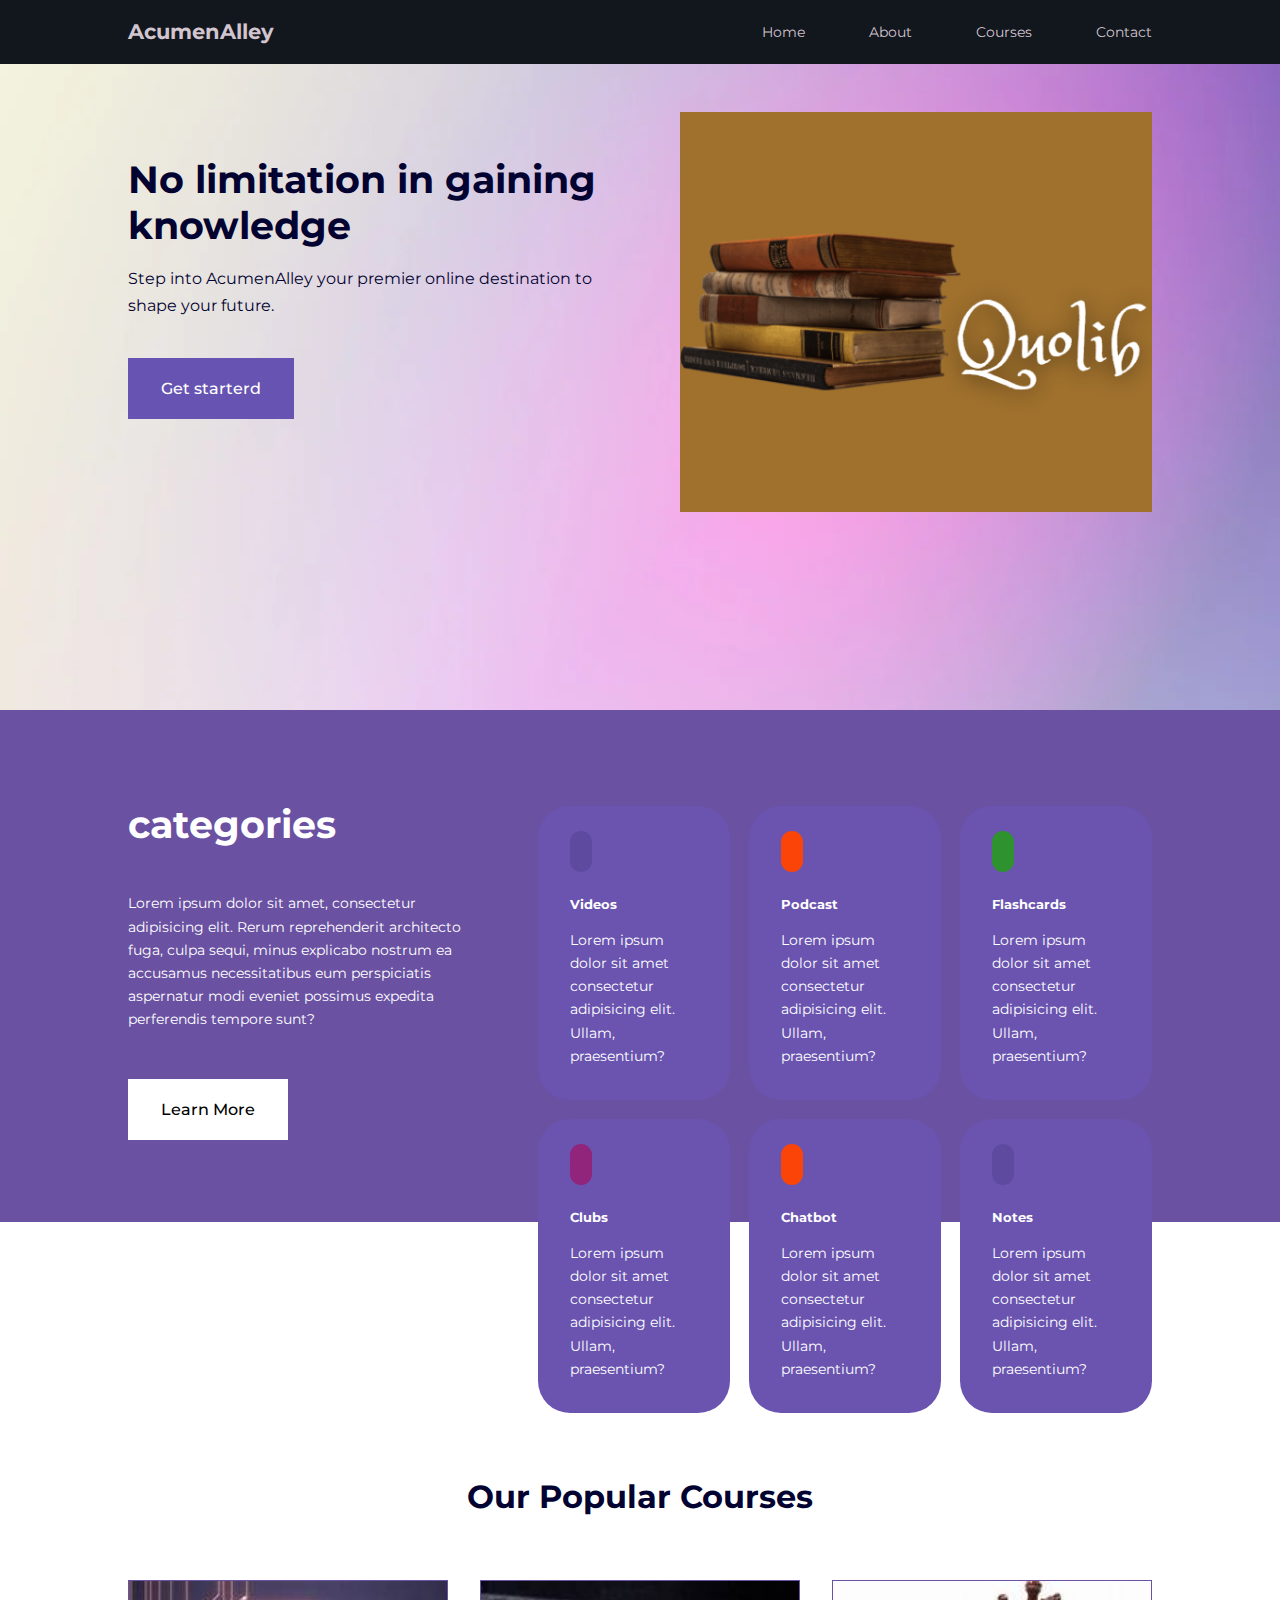
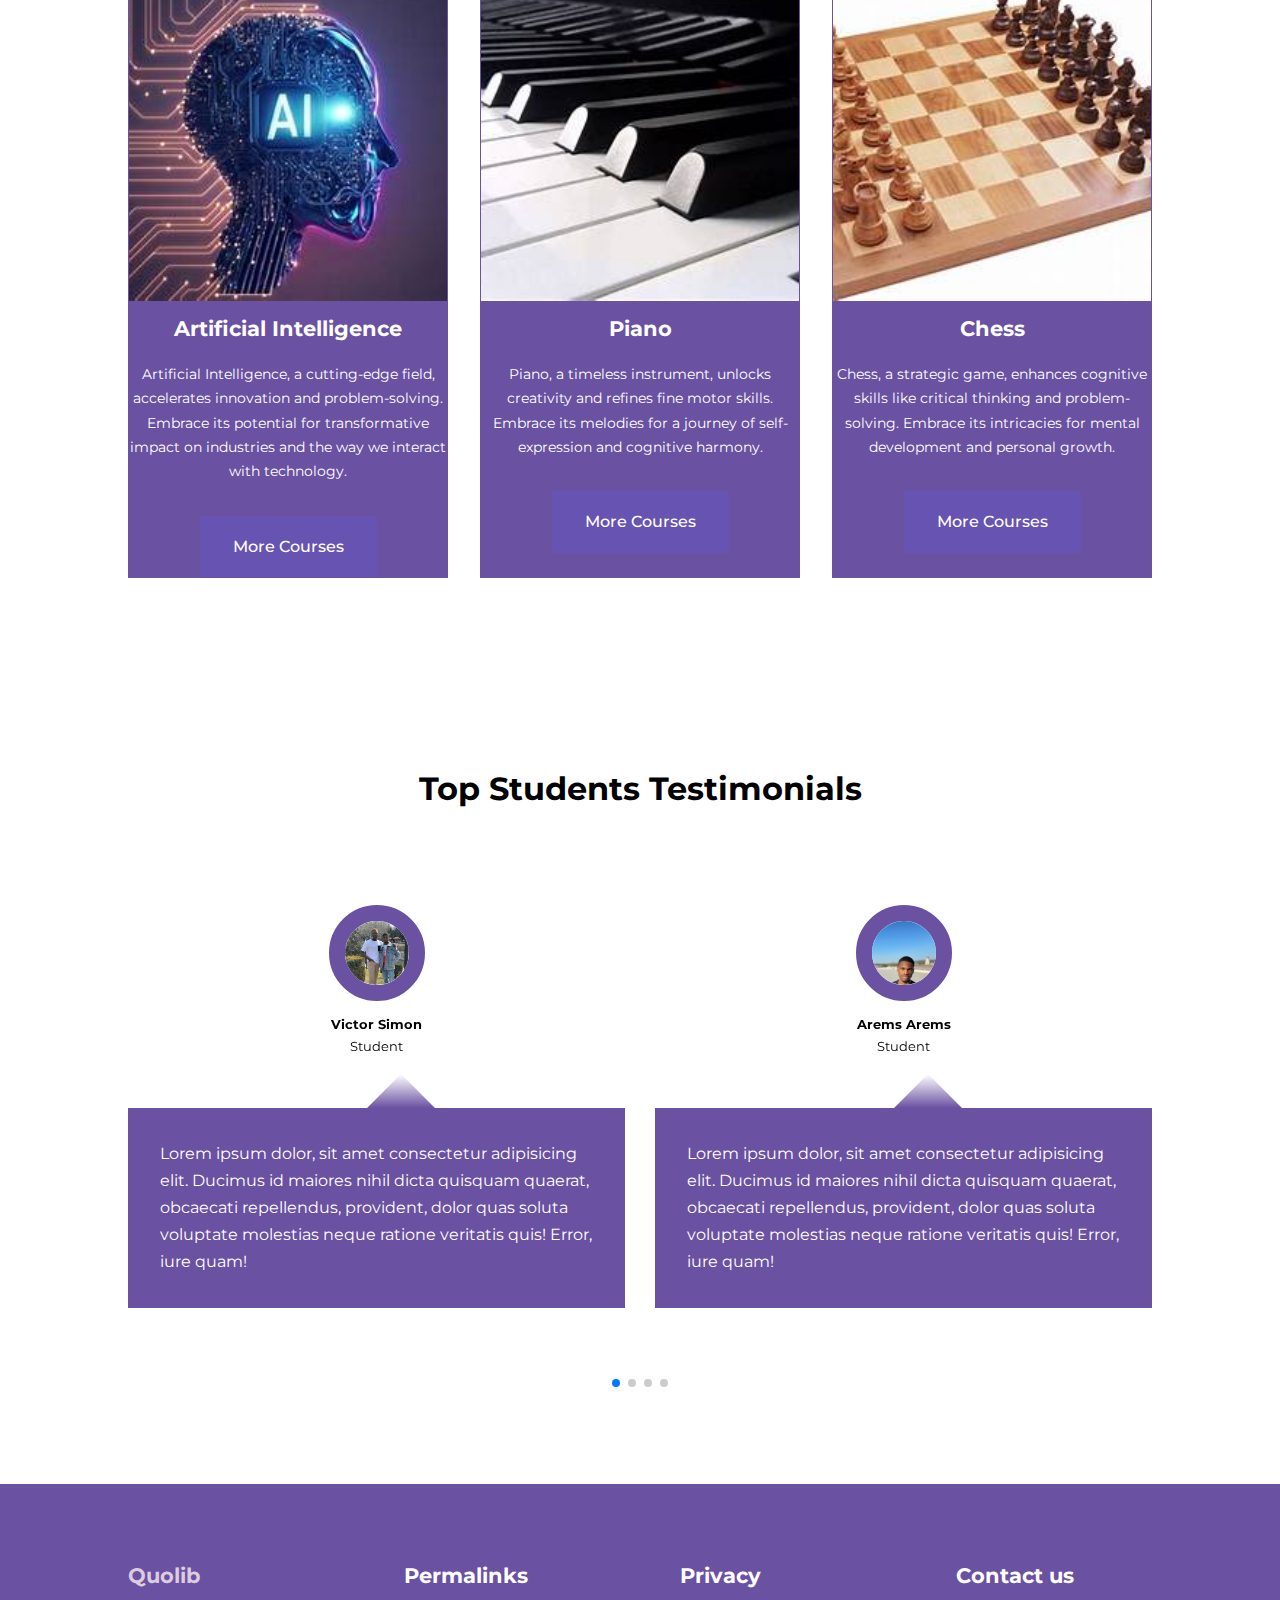
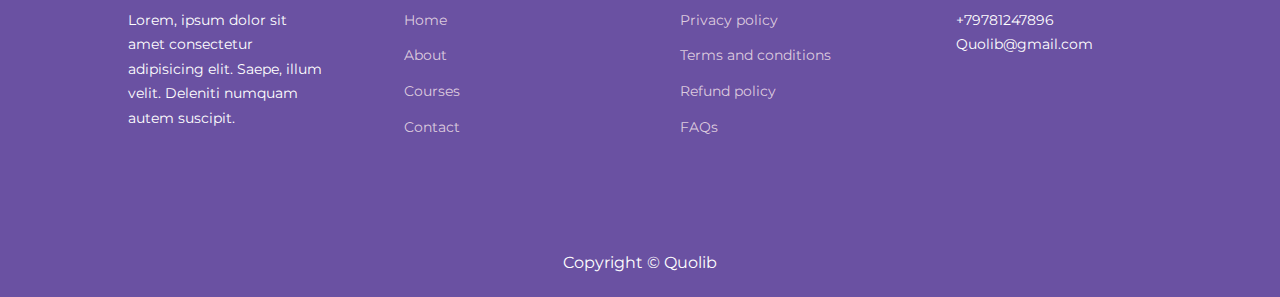
<file: index.html>
<!DOCTYPE html>
<html lang="en">

<head>
    <meta charset="UTF-8">
    <meta name="viewport" content="width=device-width, initial-scale=1.0">
    <title>Quolib</title>
    <!--STYLESHEET-->
    <link rel="stylesheet" href="./css/style.css">
    <!--ICONSCOUT CDN-->
    <link rel="stylesheet" href="https://unicons.iconscout.com/release/v4.0.8/css/line.css">

    <!--GOOGLE FONTS (MONTSERRAT)-->
    <link rel="preconnect" href="https://fonts.googleapis.com">
    <link rel="preconnect" href="https://fonts.gstatic.com" crossorigin>
    <link
        href="https://fonts.googleapis.com/css2?family=Merienda:wght@600&family=Montserrat:wght@300;400;500;600;700;800;900&family=Sacramento&display=swap"
        rel="stylesheet">

    <!--SWIPER JS CSS CDN -->
    <link rel="stylesheet" href="https://cdn.jsdelivr.net/npm/swiper@10/swiper-bundle.min.css" />
</head>

<body>
    <!-- ========== NAVBAR SECTION ==========-->
    <nav>
        <div class="container nav__container">
            <a href="index.html">
                <h4>AcumenAlley</h4>
            </a>
            <ul class="nav__menu">
                <li><a href="index.html">Home</a></li>
                <li><a href="about.html">About</a></li>
                <li><a href="courses.html">Courses</a></li>
                <li><a href="contact.html">Contact</a></li>
               

            </ul>

            
            <button id="open-menu-btn"><i class="uil uil-bars"></i></button>
            <button id="close-menu-btn"><i class="uil uil-multiply"></i></button>

        </div>
    </nav>


    <!--======== BEGINNING OF HEADER-->
    <header>
        <div class="container header__container">
            <div class="header__left">
                <h1>No limitation in gaining knowledge</h1>
                <p>Step into AcumenAlley your premier online destination to shape your future.</p>
                <a href="courses.html" class="btn btn-primary">Get starterd</a>
            </div>
            <div class="header__right">
                <div class="header__right">
                    <img src="./images/Quolib Logo.png" alt="">
                </div>

            </div>
        </div>
    </header>
    <!-------------------END OF HEADER--------------------->



    <!------------BEGINNING OF THE CATEGORIES SECTION--------->
    <section class="categories">
        <div class="container categories__container">
            <div class="categories__left">
                <h1>categories</h1>
                <p>Lorem ipsum dolor sit amet, consectetur adipisicing elit. Rerum reprehenderit architecto fuga, culpa
                    sequi, minus explicabo nostrum ea accusamus necessitatibus eum perspiciatis aspernatur modi eveniet
                    possimus expedita perferendis tempore sunt?</p>
                <a href="#" class="btn btn-secondary">Learn More</a>
            </div>
            <div class="categories__right">
                <article class="category">
                    <span class="category__icon"><i class="uil uil-video"></i></span>
                    <h5>Videos</h5>
                    <p>Lorem ipsum dolor sit amet consectetur adipisicing elit. Ullam, praesentium?</p>
                </article>

                <article class="category">
                    <span class="category__icon"><i class="uil uil-microphone"></i></span>
                    <h5>Podcast</h5>
                    <p>Lorem ipsum dolor sit amet consectetur adipisicing elit. Ullam, praesentium?</p>
                </article>

                <article class="category">
                    <span class="category__icon"><i class="uil uil-swatchbook"></i></span>
                    <h5>Flashcards</h5>
                    <p>Lorem ipsum dolor sit amet consectetur adipisicing elit. Ullam, praesentium?</p>
                </article>

                <article class="category">
                    <span class="category__icon"><i class="uil uil-chat"></i></i></span>
                    <h5>Clubs</h5>
                    <p>Lorem ipsum dolor sit amet consectetur adipisicing elit. Ullam, praesentium?</p>
                </article>

                <article class="category">
                    <span class="category__icon"><i class="uil uil-robot"></i></span>
                    <h5>Chatbot</h5>
                    <p>Lorem ipsum dolor sit amet consectetur adipisicing elit. Ullam, praesentium?</p>
                </article>

                <article class="category">
                    <span class="category__icon"><i class="uil uil-notes"></i></span>
                    <h5>Notes</h5>
                    <p>Lorem ipsum dolor sit amet consectetur adipisicing elit. Ullam, praesentium?</p>
                </article>
            </div>
        </div>
    </section>


    <!--======= COURSES SECTION =========-->
    <section class="courses">
        <h2>Our Popular Courses</h2>
        <div class="container courses__container">
            <article class="course">
                <div class="courses__image">
                    <img src="./images/artificialIntelligence.jpg" alt="Artificial Intelligence">
                </div>
                <div class="course__info">
                    <h4>Artificial Intelligence</h4>
                    <p>
                        Artificial Intelligence, a cutting-edge field, accelerates innovation and problem-solving.
                         Embrace its potential for transformative impact on industries and the way we interact with technology.
                    </p>
                </div>
                <a href="courses.html" class="btn btn-primary">More Courses</a>
            </article>

            <article class="course">
                <div class="courses__image">
                    <img src="./images/piano.jpg" alt="Piano">
                </div>
                <div class="course__info">
                    <h4>Piano</h4>
                    <p>
                        Piano, a timeless instrument, unlocks creativity and refines fine motor skills. 
                        Embrace its melodies for a journey of self-expression and cognitive harmony.
                    </p>
                </div>
                <a href="courses.html" class="btn btn-primary">More Courses</a>
            </article>

            <article class="course">
                <div class="courses__image">
                    <img src="./images/chess.jpg" alt="Chess">
                </div>
                <div class="course__info">
                    <h4>Chess</h4>
                    <p>
                        Chess, a strategic game, enhances cognitive skills like critical thinking and problem-solving.
                         Embrace its intricacies for mental development and personal growth.
                    </p>
                </div>
                <a href="courses.html" class="btn btn-primary">More Courses</a>
            </article>
        </div>
    </section>

   


    <!--=====TESTIMONIALS SECTION=====-->
    <section class="container testimonials__container mySwiper">
        <h2>Top Students Testimonials</h2>
        <div class="swiper-wrapper">


            <article class="testimonial swiper-slide">
                <div class="avatar">
                    <img src="./images/avatar1.jpg" alt="">
                </div>
                <div class="testimonial__info">
                    <h5>Victor Simon</h5>
                    <small>Student</small>
                </div>
                <div class="testimonial__body">
                    <p>
                        Lorem ipsum dolor, sit amet consectetur adipisicing elit. Ducimus id maiores nihil dicta
                        quisquam quaerat, obcaecati repellendus, provident, dolor quas soluta voluptate molestias neque
                        ratione veritatis quis! Error, iure quam!
                    </p>
                </div>
            </article>

            <article class="testimonial swiper-slide">
                <div class="avatar">
                    <img src="./images/avatar2.jpg" alt="">
                </div>
                <div class="testimonial__info">
                    <h5>Arems Arems</h5>
                    <small>Student</small>
                </div>
                <div class="testimonial__body">
                    <p>
                        Lorem ipsum dolor, sit amet consectetur adipisicing elit. Ducimus id maiores nihil dicta
                        quisquam quaerat, obcaecati repellendus, provident, dolor quas soluta voluptate molestias neque
                        ratione veritatis quis! Error, iure quam!
                    </p>
                </div>
            </article>

            <article class="testimonial swiper-slide">
                <div class="avatar">
                    <img src="./images/avatar3.jpg" alt="">
                </div>
                <div class="testimonial__info">
                    <h5>Vee Vee</h5>
                    <small>Student</small>
                </div>
                <div class="testimonial__body">
                    <p>
                        Lorem ipsum dolor, sit amet consectetur adipisicing elit. Ducimus id maiores nihil dicta
                        quisquam quaerat, obcaecati repellendus, provident, dolor quas soluta voluptate molestias neque
                        ratione veritatis quis! Error, iure quam!
                    </p>
                </div>
            </article>

            <article class="testimonial swiper-slide">
                <div class="avatar">
                    <img src="./images/avatar4.jpg" alt="">
                </div>
                <div class="testimonial__info">
                    <h5>Taiwo Okon</h5>
                    <small>Student</small>
                </div>
                <div class="testimonial__body">
                    <p>
                        Lorem ipsum dolor, sit amet consectetur adipisicing elit. Ducimus id maiores nihil dicta
                        quisquam quaerat, obcaecati repellendus, provident, dolor quas soluta voluptate molestias neque
                        ratione veritatis quis! Error, iure quam!
                    </p>
                </div>
            </article>

            <article class="testimonial swiper-slide">
                <div class="avatar">
                    <img src="./images/avatar5.jpg" alt="">
                </div>
                <div class="testimonial__info">
                    <h5>Raheem Hammed</h5>
                    <small>Student</small>
                </div>
                <div class="testimonial__body">
                    <p>
                        Lorem ipsum dolor, sit amet consectetur adipisicing elit. Ducimus id maiores nihil dicta
                        quisquam quaerat, obcaecati repellendus, provident, dolor quas soluta voluptate molestias neque
                        ratione veritatis quis! Error, iure quam!
                    </p>
                </div>
            </article>
        </div>
        <div class="swiper-pagination"></div>
    </section>




    <!--====FOOTER SECTION====-->
    <footer>
        <div class="container footer__container">
            <div class="footer__1">
                <a href="index.html" class="footer__logo">
                    <h4>Quolib</h4>
                </a>
                <p>Lorem, ipsum dolor sit amet consectetur adipisicing elit. Saepe, illum velit. Deleniti numquam autem
                    suscipit.</p>
            </div>

            <div class="footer__2">
                <h4>Permalinks</h4>
                <ul class="permalinks">
                    <li><a href="index.html">Home</a></li>
                    <li><a href="about.html">About</a></li>
                    <li><a href="courses.html">Courses</a></li>
                    <li><a href="contact.html">Contact</a></li>
                </ul>
            </div>

            <div class="footer__3">
                <h4>Privacy</h4>
                <ul class="privacy">
                    <li><a href="#">Privacy policy</a></li>
                    <li><a href="#">Terms and conditions</a></li>
                    <li><a href="#">Refund policy</a></li>
                    <li><a href="faq.html">FAQs</a></li>
                </ul>
            </div>

            <div class="footer__4">
                <h4>Contact us</h4>
                <div>
                    <p>+79781247896</p>
                    <p>Quolib@gmail.com</p>

                    <ul class="footer__socials">
                        <li>
                            <a href="#"><i class="uil uil-facebook"></i></i></a>
                        </li>
                        <li>
                            <a href="#"><i class="uil uil-instagram-alt"></i></a>
                        </li>
                        <li>
                            <a href="#"><i class="uil uil-twitter"></i></a>
                        </li>
                        <li>
                            <a href="#"><i class="uil uil-linkedin-alt"></i></a>
                        </li>

                    </ul>

                </div>


            </div>
        </div>

        <div class="footer__copyright">
            <small>Copyright &copy; Quolib</small>
        </div>




    </footer>







    <!--====SWIPER JS CDN-->
    <script src="https://cdn.jsdelivr.net/npm/swiper@10/swiper-bundle.min.js"></script>

    <!--============JAVASCRIPT LINK===========-->
    <script src="./main.js"></script>

    <!--SWIPER JS JAVASCRIPT CODE-->
    <script>
        var swiper = new Swiper(".mySwiper", {
            slidesPerView: 1,
            spaceBetween: 30,
            pagination: {
                el: ".swiper-pagination",
                clickable: true,
            },
            // when window width >= 600px
            breakpoints: {
                600: {
                    slidesPerView: 2,
                }
            }
        });
    </script>


</body>

</html>
</file>
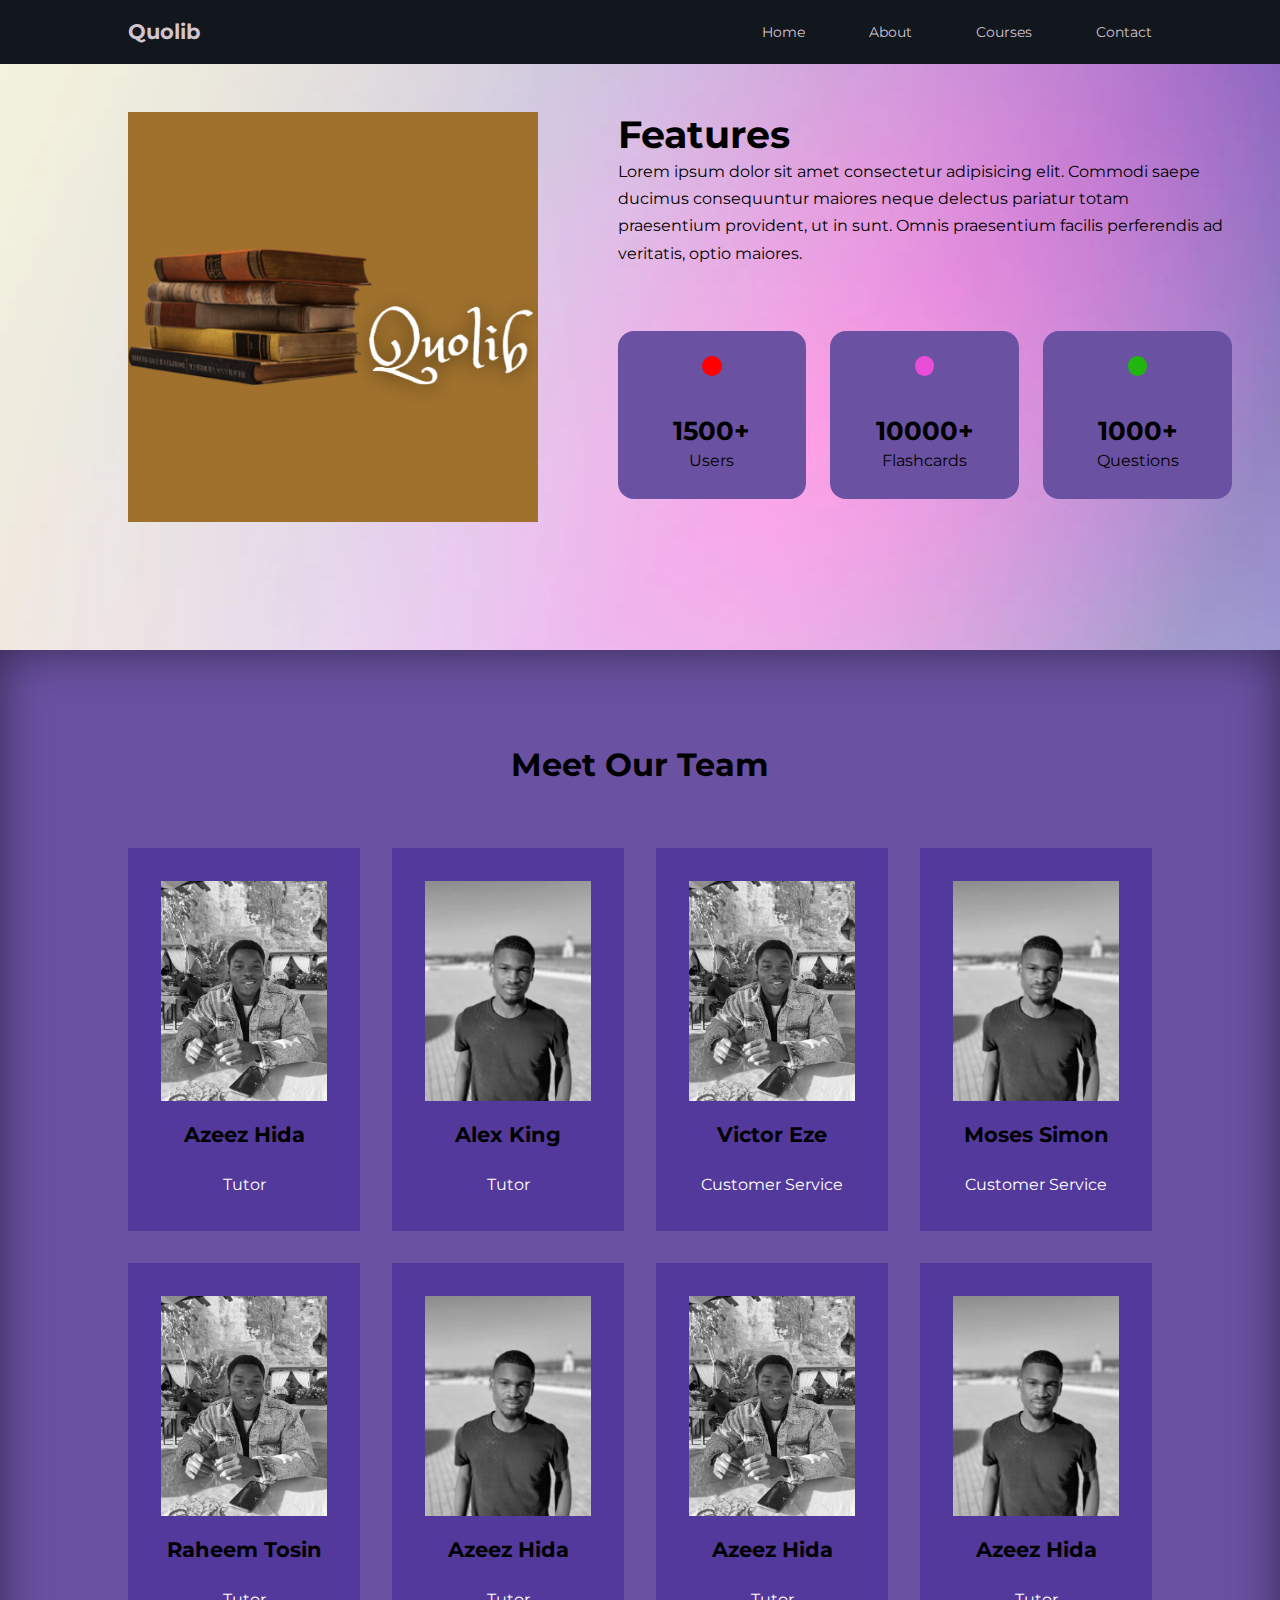
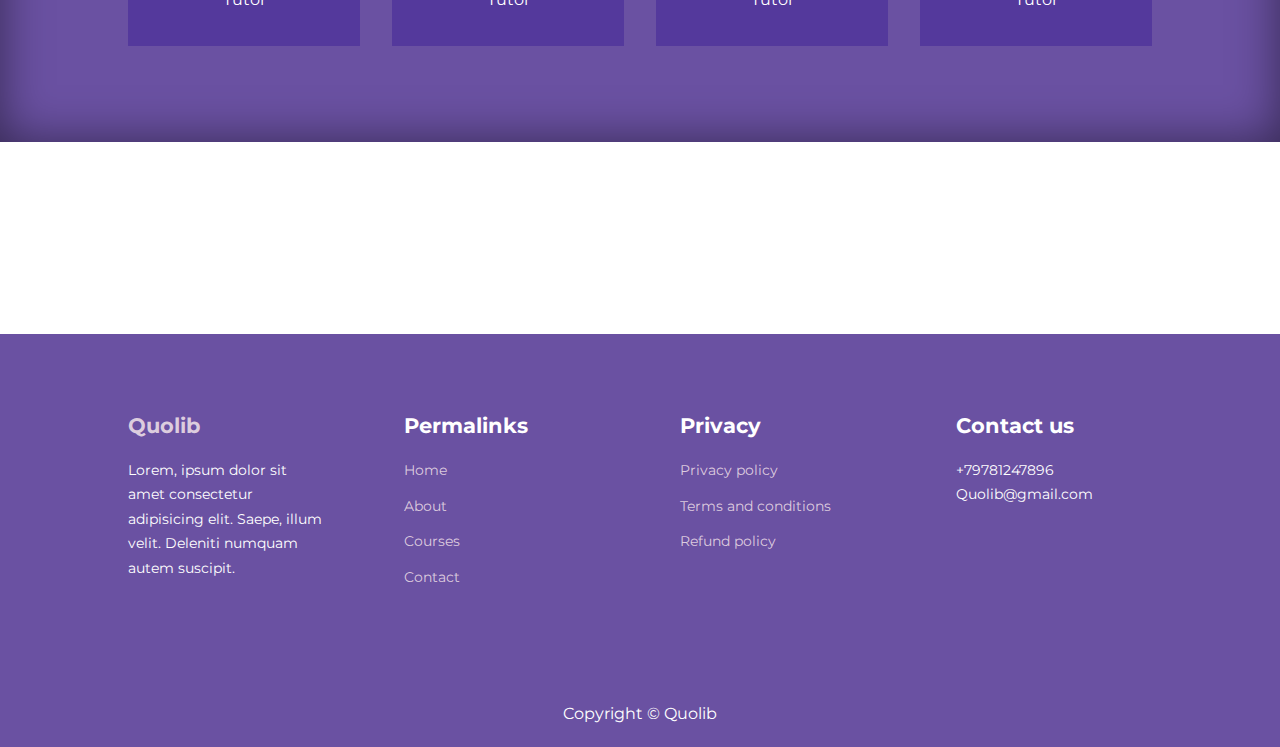
<file: about.html>
<!DOCTYPE html>
<html lang="en">

<head>
    <meta charset="UTF-8">
    <meta name="viewport" content="width=device-width, initial-scale=1.0">
    <title>Quolib</title>
    <!--STYLESHEET-->
    <link rel="stylesheet" href="./css/style.css">
    <link rel="stylesheet" href="./css/about.css">

    <!--ICONSCOUT CDN-->
    <link rel="stylesheet" href="https://unicons.iconscout.com/release/v4.0.8/css/line.css">

    <!--GOOGLE FONTS (MONTSERRAT)-->
    <link rel="preconnect" href="https://fonts.googleapis.com">
    <link rel="preconnect" href="https://fonts.gstatic.com" crossorigin>
    <link
        href="https://fonts.googleapis.com/css2?family=Merienda:wght@600&family=Montserrat:wght@300;400;500;600;700;800;900&family=Sacramento&display=swap"
        rel="stylesheet">
</head>

<body>
    <!-- ========== NAVBAR SECTION ==========-->
    <nav>
        <div class="container nav__container">
            <a href="index.html">
                <h4>Quolib</h4>
            </a>
            <ul class="nav__menu">
                <li><a href="index.html">Home</a></li>
                <li><a href="about.html">About</a></li>
                <li><a href="courses.html">Courses</a></li>
                <li><a href="contact.html">Contact</a></li>
    

            </ul>
            <button id="open-menu-btn"><i class="uil uil-bars"></i></button>
            <button id="close-menu-btn"><i class="uil uil-multiply"></i></button>

        </div>
    </nav>

    <!--========== FEATURE SECTION ==========-->
    <div class="about__features">
        <div class="container about__features-container">
            <div class="about__features-left">
                <img src="./images/Quolib Logo.png" alt="">
            </div>

            <div class="about__features-right">
                <h1>Features</h1>
                <p>Lorem ipsum dolor sit amet consectetur adipisicing elit. Commodi saepe ducimus consequuntur maiores
                    neque delectus pariatur totam praesentium provident, ut in sunt. Omnis praesentium facilis
                    perferendis ad veritatis, optio maiores.</p>

                <div class="features__cards">
                    <article class="feature__card">
                        <span class="feature__icon">
                            <i class="uil uil-user"></i>
                        </span>
                        <h3>1500+</h3>
                        <p>Users</p>
                    </article>

                    <article class="feature__card">
                        <span class="feature__icon">
                            <i class="uil uil-swatchbook"></i>
                        </span>
                        <h3>10000+</h3>
                        <p>Flashcards</p>
                    </article>

                    <article class="feature__card">
                        <span class="feature__icon">
                            <i class="uil uil-question-circle"></i>
                        </span>
                        <h3>1000+</h3>
                        <p>Questions</p>
                    </article>
                </div>
            </div>
        </div>
    </div>


    <!--======== TEAM ========-->
    <section class="team">
        <h2>Meet Our Team</h2>

        <div class="container team__container">
            <article class="team__member">
                <div class="team__member-image">
                    <img src="./images/avatar3.jpg" alt="">
                </div>
                <div class="team__member-info">
                    <h4>Azeez Hida</h4>
                    <p>Tutor</p>
                </div>
                <div class="team__member-socials">
                    <a href="https://instagram.com" target="_blank"><i class="uil uil-instagram-alt"></i></a>
                    <a href="https://twitter.com" target="_blank"><i class="uil uil-twitter"></i></a>
                    <a href="https://linkedin.com" target="_blank"><i class="uil uil-linkedin"></i></a>
                </div>
            </article>

            <article class="team__member">
                <div class="team__member-image">
                    <img src="./images/avatar2.jpg" alt="">
                </div>
                <div class="team__member-info">
                    <h4>Alex King</h4>
                    <p>Tutor</p>
                </div>
                <div class="team__member-socials">
                    <a href="https://instagram.com" target="_blank"><i class="uil uil-instagram-alt"></i></a>
                    <a href="https://twitter.com" target="_blank"><i class="uil uil-twitter"></i></a>
                    <a href="https://linkedin.com" target="_blank"><i class="uil uil-linkedin"></i></a>
                </div>
            </article>

            <article class="team__member">
                <div class="team__member-image">
                    <img src="./images/avatar3.jpg" alt="">
                </div>
                <div class="team__member-info">
                    <h4>Victor Eze</h4>
                    <p>Customer Service</p>
                </div>
                <div class="team__member-socials">
                    <a href="https://instagram.com" target="_blank"><i class="uil uil-instagram-alt"></i></a>
                    <a href="https://twitter.com" target="_blank"><i class="uil uil-twitter"></i></a>
                    <a href="https://linkedin.com" target="_blank"><i class="uil uil-linkedin"></i></a>
                </div>
            </article>

            <article class="team__member">
                <div class="team__member-image">
                    <img src="./images/avatar2.jpg" alt="">
                </div>
                <div class="team__member-info">
                    <h4>Moses Simon</h4>
                    <p>Customer Service</p>
                </div>
                <div class="team__member-socials">
                    <a href="https://instagram.com" target="_blank"><i class="uil uil-instagram-alt"></i></a>
                    <a href="https://twitter.com" target="_blank"><i class="uil uil-twitter"></i></a>
                    <a href="https://linkedin.com" target="_blank"><i class="uil uil-linkedin"></i></a>
                </div>
            </article>

            <article class="team__member">
                <div class="team__member-image">
                    <img src="./images/avatar3.jpg" alt="">
                </div>
                <div class="team__member-info">
                    <h4>Raheem Tosin</h4>
                    <p>Tutor</p>
                </div>
                <div class="team__member-socials">
                    <a href="https://instagram.com" target="_blank"><i class="uil uil-instagram-alt"></i></a>
                    <a href="https://twitter.com" target="_blank"><i class="uil uil-twitter"></i></a>
                    <a href="https://linkedin.com" target="_blank"><i class="uil uil-linkedin"></i></a>
                </div>
            </article>

            <article class="team__member">
                <div class="team__member-image">
                    <img src="./images/avatar2.jpg" alt="">
                </div>
                <div class="team__member-info">
                    <h4>Azeez Hida</h4>
                    <p>Tutor</p>
                </div>
                <div class="team__member-socials">
                    <a href="https://instagram.com" target="_blank"><i class="uil uil-instagram-alt"></i></a>
                    <a href="https://twitter.com" target="_blank"><i class="uil uil-twitter"></i></a>
                    <a href="https://linkedin.com" target="_blank"><i class="uil uil-linkedin"></i></a>
                </div>
            </article>

            <article class="team__member">
                <div class="team__member-image">
                    <img src="./images/avatar3.jpg" alt="">
                </div>
                <div class="team__member-info">
                    <h4>Azeez Hida</h4>
                    <p>Tutor</p>
                </div>
                <div class="team__member-socials">
                    <a href="https://instagram.com" target="_blank"><i class="uil uil-instagram-alt"></i></a>
                    <a href="https://twitter.com" target="_blank"><i class="uil uil-twitter"></i></a>
                    <a href="https://linkedin.com" target="_blank"><i class="uil uil-linkedin"></i></a>
                </div>
            </article>

            <article class="team__member">
                <div class="team__member-image">
                    <img src="./images/avatar2.jpg" alt="">
                </div>
                <div class="team__member-info">
                    <h4>Azeez Hida</h4>
                    <p>Tutor</p>
                </div>
                <div class="team__member-socials">
                    <a href="https://instagram.com" target="_blank"><i class="uil uil-instagram-alt"></i></a>
                    <a href="https://twitter.com" target="_blank"><i class="uil uil-twitter"></i></a>
                    <a href="https://linkedin.com" target="_blank"><i class="uil uil-linkedin"></i></a>
                </div>
            </article>
        </div>
    </section>



    <!--====FOOTER SECTION====-->
    <footer>
        <div class="container footer__container">
            <div class="footer__1">
                <a href="index.html" class="footer__logo">
                    <h4>Quolib</h4>
                </a>
                <p>Lorem, ipsum dolor sit amet consectetur adipisicing elit. Saepe, illum velit. Deleniti numquam autem
                    suscipit.</p>
            </div>

            <div class="footer__2">
                <h4>Permalinks</h4>
                <ul class="permalinks">
                    <li><a href="index.html">Home</a></li>
                    <li><a href="about.html">About</a></li>
                    <li><a href="courses.html">Courses</a></li>
                    <li><a href="contact.html">Contact</a></li>
                </ul>
            </div>

            <div class="footer__3">
                <h4>Privacy</h4>
                <ul class="privacy">
                    <li><a href="#">Privacy policy</a></li>
                    <li><a href="#">Terms and conditions</a></li>
                    <li><a href="#">Refund policy</a></li>
                </ul>
            </div>

            <div class="footer__4">
                <h4>Contact us</h4>
                <div>
                    <p>+79781247896</p>
                    <p>Quolib@gmail.com</p>

                    <ul class="footer__socials">
                        <li>
                            <a href="#"><i class="uil uil-facebook"></i></i></a>
                        </li>
                        <li>
                            <a href="#"><i class="uil uil-instagram-alt"></i></a>
                        </li>
                        <li>
                            <a href="#"><i class="uil uil-twitter"></i></a>
                        </li>
                        <li>
                            <a href="#"><i class="uil uil-linkedin-alt"></i></a>
                        </li>

                    </ul>

                </div>


            </div>
        </div>

        <div class="footer__copyright">
            <small>Copyright &copy; Quolib</small>
        </div>




    </footer>







    <!--====SWIPER JS CDN-->
    <script src="https://cdn.jsdelivr.net/npm/swiper@10/swiper-bundle.min.js"></script>

    <!--============JAVASCRIPT LINK===========-->
    <script src="./main.js"></script>



</body>

</html>
</file>
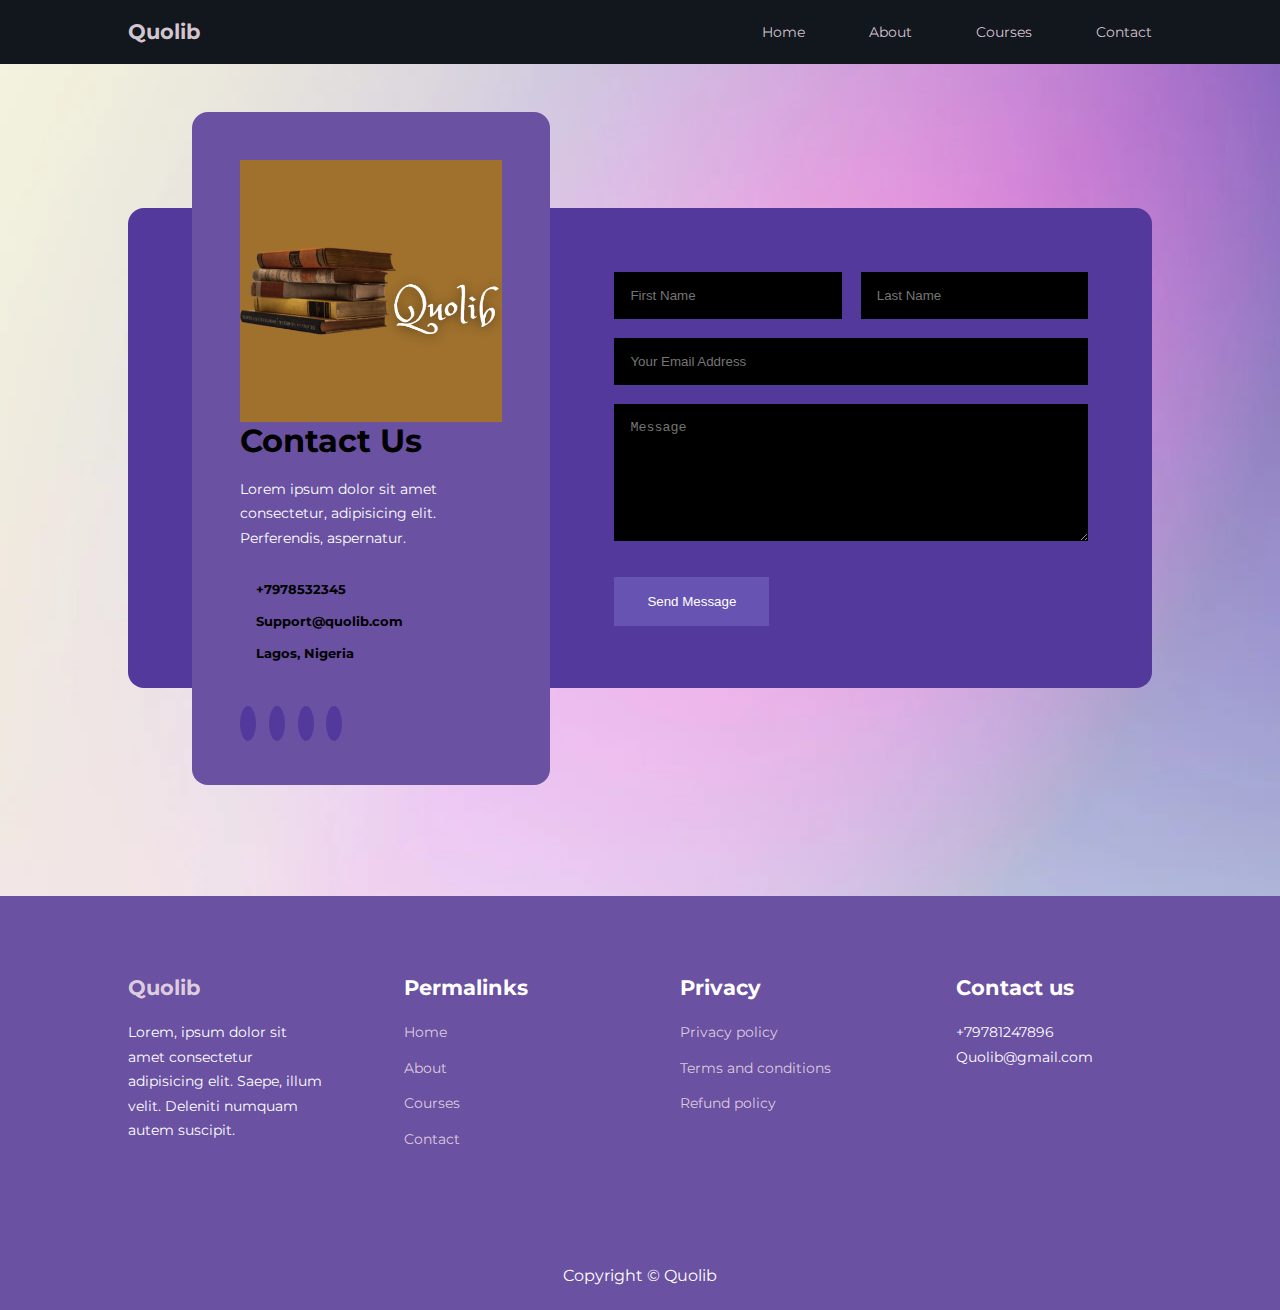
<file: contact.html>
<!DOCTYPE html>
<html lang="en">

<head>
    <meta charset="UTF-8">
    <meta name="viewport" content="width=device-width, initial-scale=1.0">
    <title>Quolib</title>
    <!--STYLESHEET-->
    <link rel="stylesheet" href="./css/style.css">
    <link rel="stylesheet" href="./css/contact.css">
    <!--ICONSCOUT CDN-->
    <link rel="stylesheet" href="https://unicons.iconscout.com/release/v4.0.8/css/line.css">

    <!--GOOGLE FONTS (MONTSERRAT)-->
    <link rel="preconnect" href="https://fonts.googleapis.com">
    <link rel="preconnect" href="https://fonts.gstatic.com" crossorigin>
    <link
        href="https://fonts.googleapis.com/css2?family=Merienda:wght@600&family=Montserrat:wght@300;400;500;600;700;800;900&family=Sacramento&display=swap"
        rel="stylesheet">

    <!--SWIPER JS CSS CDN -->
    <link rel="stylesheet" href="https://cdn.jsdelivr.net/npm/swiper@10/swiper-bundle.min.css" />
</head>

<body>
    <!-- ========== NAVBAR SECTION ==========-->
    <nav>
        <div class="container nav__container">
            <a href="index.html">
                <h4>Quolib</h4>
            </a>
            <ul class="nav__menu">
                <li><a href="index.html">Home</a></li>
                <li><a href="about.html">About</a></li>
                <li><a href="courses.html">Courses</a></li>
                <li><a href="contact.html">Contact</a></li>
                

            </ul>
            <button id="open-menu-btn"><i class="uil uil-bars"></i></button>
            <button id="close-menu-btn"><i class="uil uil-multiply"></i></button>

        </div>
    </nav>


        <section class="contact">
            <div class="container contact__container">
                <aside class="contact__aside">
                    <div class="aside__image">
                        <img src="./images/Quolib Logo.png" alt="">
                    </div>
                    <h2>Contact Us</h2>
                    <p>Lorem ipsum dolor sit amet consectetur, adipisicing elit. Perferendis, aspernatur.
                    </p>
                    <ul class="contact__details">
                        <li>
                            <i class="uil uil-phone-times"></i>
                            <h5>+7978532345</h5>
                        </li>
                        <li>
                            <i class="uil uil-envelope"></i>
                            <h5>Support@quolib.com</h5>
                        </li>
                        <li>
                            <i class="uil uil-location-point"></i>
                            <h5>Lagos, Nigeria</h5>
                        </li>
                    </ul>

                    <ul class="contact__socials">
                        <li>
                            <a href="#"><i class="uil uil-facebook"></i></i></a>
                        </li>
                        <li>
                            <a href="#"><i class="uil uil-instagram-alt"></i></a>
                        </li>
                        <li>
                            <a href="#"><i class="uil uil-twitter"></i></a>
                        </li>
                        <li>
                            <a href="#"><i class="uil uil-linkedin-alt"></i></a>
                        </li>
                    </ul>
                </aside>

                <form  class="contact__form">
                    <div class="form__name">
                        <input type="text" name="First Name" 
                        placeholder="First Name" required>

                        <input type="text" name="Last Name" 
                        placeholder="Last Name" required>
                    </div>

                    <input type="email" name="Email Address" placeholder="Your Email Address" required>
                    <textarea name="Message"  rows="7" placeholder="Message" required></textarea>
                    <button type="submit" class="btn btn-primary">Send Message</button>
                </form>

            </div>
        </section>


        <!--====FOOTER SECTION====-->
        <footer>
            <div class="container footer__container">
                <div class="footer__1">
                    <a href="index.html" class="footer__logo">
                        <h4>Quolib</h4>
                    </a>
                    <p>Lorem, ipsum dolor sit amet consectetur adipisicing elit. Saepe, illum velit. Deleniti numquam autem
                        suscipit.</p>
                </div>
    
                <div class="footer__2">
                    <h4>Permalinks</h4>
                    <ul class="permalinks">
                        <li><a href="index.html">Home</a></li>
                        <li><a href="about.html">About</a></li>
                        <li><a href="courses.html">Courses</a></li>
                        <li><a href="contact.html">Contact</a></li>
                    </ul>
                </div>
    
                <div class="footer__3">
                    <h4>Privacy</h4>
                    <ul class="privacy">
                        <li><a href="#">Privacy policy</a></li>
                        <li><a href="#">Terms and conditions</a></li>
                        <li><a href="#">Refund policy</a></li>
                    </ul>
                </div>
    
                <div class="footer__4">
                    <h4>Contact us</h4>
                    <div>
                        <p>+79781247896</p>
                        <p>Quolib@gmail.com</p>
    
                        <ul class="footer__socials">
                            <li>
                                <a href="#"><i class="uil uil-facebook"></i></i></a>
                            </li>
                            <li>
                                <a href="#"><i class="uil uil-instagram-alt"></i></a>
                            </li>
                            <li>
                                <a href="#"><i class="uil uil-twitter"></i></a>
                            </li>
                            <li>
                                <a href="#"><i class="uil uil-linkedin-alt"></i></a>
                            </li>
    
                        </ul>
    
                    </div>
    
    
                </div>
            </div>
    
            <div class="footer__copyright">
                <small>Copyright &copy; Quolib</small>
            </div>
    
    
    
    
        </footer>
    
    
    
    
    
    
    
        <!--====SWIPER JS CDN-->
        <script src="https://cdn.jsdelivr.net/npm/swiper@10/swiper-bundle.min.js"></script>
    
        <!--============JAVASCRIPT LINK===========-->
        <script src="./main.js"></script>
    
        <!--SWIPER JS JAVASCRIPT CODE-->
        <script>
            var swiper = new Swiper(".mySwiper", {
                slidesPerView: 1,
                spaceBetween: 30,
                pagination: {
                    el: ".swiper-pagination",
                    clickable: true,
                },
                // when window width >= 600px
                breakpoints: {
                    600: {
                        slidesPerView: 2,
                    }
                }
            });
        </script>
    
    
    </body>
    
    </html>
</file>
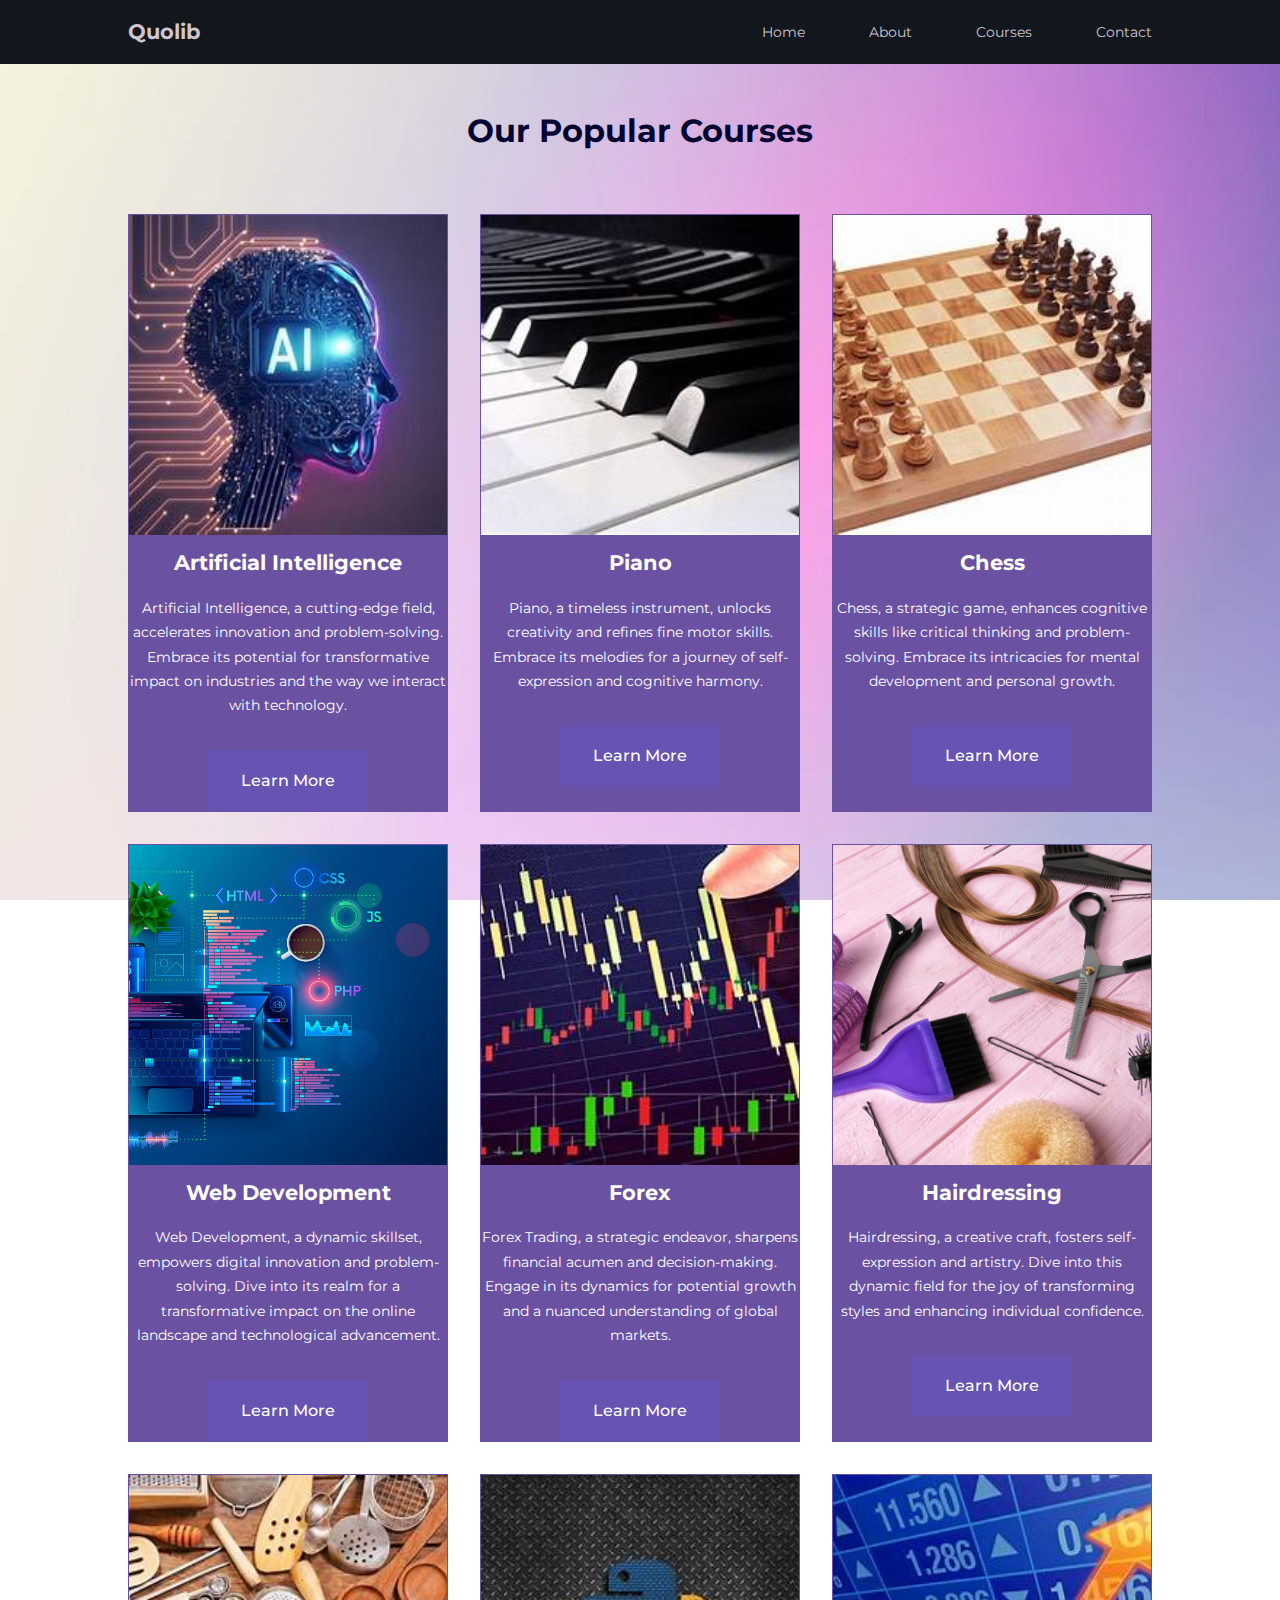
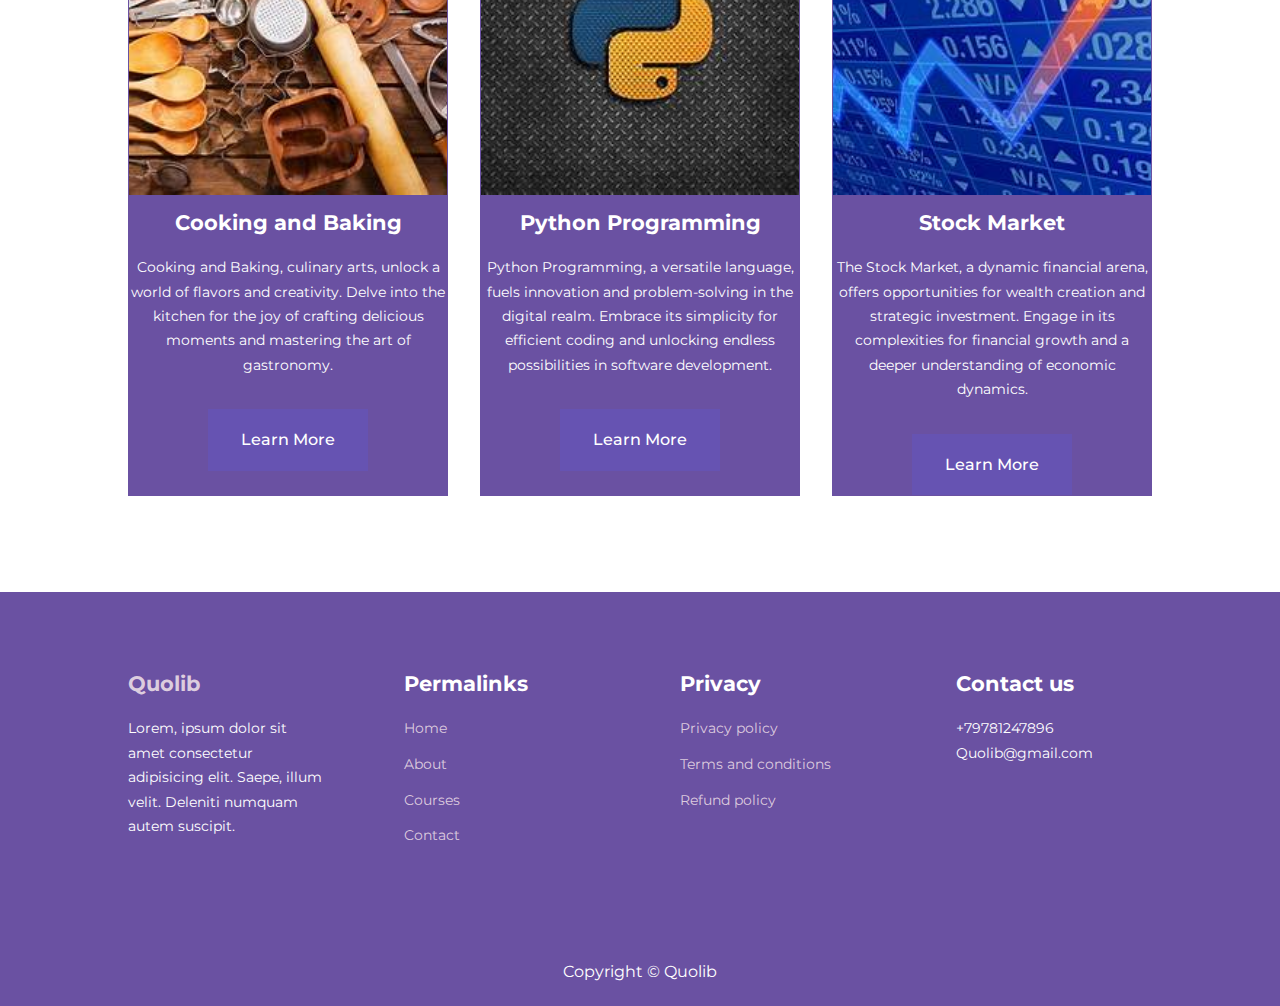
<file: courses.html>
<!DOCTYPE html>
<html lang="en">

<head>
    <meta charset="UTF-8">
    <meta name="viewport" content="width=device-width, initial-scale=1.0">
    <title>Quolib</title>
    <!--STYLESHEET-->
    <link rel="stylesheet" href="./css/style.css">
    <style>
        .courses{
            margin-top: 1rem;
        }
    </style>

    <!--ICONSCOUT CDN-->
    <link rel="stylesheet" href="https://unicons.iconscout.com/release/v4.0.8/css/line.css">

    <!--GOOGLE FONTS (MONTSERRAT)-->
    <link rel="preconnect" href="https://fonts.googleapis.com">
    <link rel="preconnect" href="https://fonts.gstatic.com" crossorigin>
    <link
        href="https://fonts.googleapis.com/css2?family=Merienda:wght@600&family=Montserrat:wght@300;400;500;600;700;800;900&family=Sacramento&display=swap"
        rel="stylesheet">

    <!--SWIPER JS CSS CDN -->
    <link rel="stylesheet" href="https://cdn.jsdelivr.net/npm/swiper@10/swiper-bundle.min.css" />
</head>

<body>
    <!-- ========== NAVBAR SECTION ==========-->
    <nav>
        <div class="container nav__container">
            <a href="index.html">
                <h4>Quolib</h4>
            </a>
            <ul class="nav__menu">
                <li><a href="index.html">Home</a></li>
                <li><a href="about.html">About</a></li>
                <li><a href="courses.html">Courses</a></li>
                <li><a href="contact.html">Contact</a></li>
                

            </ul>
            <button id="open-menu-btn"><i class="uil uil-bars"></i></button>
            <button id="close-menu-btn"><i class="uil uil-multiply"></i></button>

        </div>
    </nav>


<!--======== COURSES SECTION ========-->
    <section class="courses">
        <h2>Our Popular Courses</h2>
        <div class="container courses__container">
            <article class="course">
                <div class="courses__image">
                    <img src="./images/artificialIntelligence.jpg" alt="Artiflcial Intelligence">
                </div>
                <div class="course__info">
                    <h4>Artificial Intelligence</h4>
                    <p>
                        Artificial Intelligence, a cutting-edge field, accelerates innovation and problem-solving.
                         Embrace its potential for transformative impact on industries and the way we interact with technology.
                    </p>
                </div>
                <a href="courses.html" class="btn btn-primary">Learn More</a>
            </article>

            <article class="course">
                <div class="courses__image">
                    <img src="./images/piano.jpg" alt="Paino">
                </div>
                <div class="course__info">
                    <h4>Piano</h4>
                    <p>
                        Piano, a timeless instrument, unlocks creativity and refines fine motor skills. 
                        Embrace its melodies for a journey of self-expression and cognitive harmony.
                    </p>
                </div>
                <a href="courses.html" class="btn btn-primary">Learn More</a>
            </article>

            <article class="course">
                <div class="courses__image">
                    <img src="./images/chess.jpg" alt="Chess">
                </div>
                <div class="course__info">
                    <h4>Chess</h4>
                    <p>
                        Chess, a strategic game, enhances cognitive skills like critical thinking and problem-solving.
                         Embrace its intricacies for mental development and personal growth.
                    </p>
                </div>
                <a href="courses.html" class="btn btn-primary">Learn More</a>
            </article>

            <article class="course">
                <div class="courses__image">
                    <img src="./images/web development.jpg" alt="Web Development">
                </div>
                <div class="course__info">
                    <h4>Web Development</h4>
                    <p>
                        Web Development, a dynamic skillset, empowers digital innovation and problem-solving. 
                        Dive into its realm for a transformative impact on the online landscape and technological advancement.
                    </p>
                </div>
                <a href="courses.html" class="btn btn-primary">Learn More</a>
            </article>

            <article class="course">
                <div class="courses__image">
                    <img src="./images/forex.jpg" alt="Forex">
                </div>
                <div class="course__info">
                    <h4>Forex</h4>
                    <p>
                        Forex Trading, a strategic endeavor, sharpens financial acumen and decision-making.
                         Engage in its dynamics for potential growth and a nuanced understanding of global markets.
                    </p>
                </div>
                <a href="courses.html" class="btn btn-primary">Learn More</a>
            </article>


            <article class="course">
                <div class="courses__image">
                    <img src="./images/Hairdressing.jpg" alt="Hairdressing">
                </div>
                <div class="course__info">
                    <h4>Hairdressing</h4>
                    <p>
                        Hairdressing, a creative craft, fosters self-expression and artistry.
                         Dive into this dynamic field for the joy of transforming styles and enhancing individual confidence.
                    </p>
                </div>
                <a href="courses.html" class="btn btn-primary">Learn More</a>
            </article>


            <article class="course">
                <div class="courses__image">
                    <img src="./images/cookingAndBaking.jpg" alt="Cooking and Baking">
                </div>
                <div class="course__info">
                    <h4>Cooking and Baking</h4>
                    <p>
                        Cooking and Baking, culinary arts, unlock a world of flavors and creativity. 
                        Delve into the kitchen for the joy of crafting delicious moments and mastering the art of gastronomy.
                    </p>
                </div>
                <a href="courses.html" class="btn btn-primary">Learn More</a>
            </article>


            <article class="course">
                <div class="courses__image">
                    <img src="./images/pythonProgramming.jpg" alt="Python Programming">
                </div>
                <div class="course__info">
                    <h4>Python Programming</h4>
                    <p>
                        Python Programming, a versatile language, fuels innovation and problem-solving in the digital realm. 
                        Embrace its simplicity for efficient coding and unlocking endless possibilities in software development.
                    </p>
                </div>
                <a href="courses.html" class="btn btn-primary">Learn More</a>
            </article>


            <article class="course">
                <div class="courses__image">
                    <img src="./images/stockMarket.jpg" alt="Stock Market">
                </div>
                <div class="course__info">
                    <h4>Stock Market</h4>
                    <p>
                        The Stock Market, a dynamic financial arena, offers opportunities for wealth creation and strategic investment.
                         Engage in its complexities for financial growth and a deeper understanding of economic dynamics.
                    </p>
                </div>
                <a href="courses.html" class="btn btn-primary">Learn More</a>
            </article>


           

        </div>
    </section>



<!--====FOOTER SECTION====-->
<footer>
    <div class="container footer__container">
        <div class="footer__1">
            <a href="index.html" class="footer__logo">
                <h4>Quolib</h4>
            </a>
            <p>Lorem, ipsum dolor sit amet consectetur adipisicing elit. Saepe, illum velit. Deleniti numquam autem
                suscipit.</p>
        </div>

        <div class="footer__2">
            <h4>Permalinks</h4>
            <ul class="permalinks">
                <li><a href="index.html">Home</a></li>
                <li><a href="about.html">About</a></li>
                <li><a href="courses.html">Courses</a></li>
                <li><a href="contact.html">Contact</a></li>
            </ul>
        </div>

        <div class="footer__3">
            <h4>Privacy</h4>
            <ul class="privacy">
                <li><a href="#">Privacy policy</a></li>
                <li><a href="#">Terms and conditions</a></li>
                <li><a href="#">Refund policy</a></li>
            </ul>
        </div>

        <div class="footer__4">
            <h4>Contact us</h4>
            <div>
                <p>+79781247896</p>
                <p>Quolib@gmail.com</p>

                <ul class="footer__socials">
                    <li>
                        <a href="#"><i class="uil uil-facebook"></i></i></a>
                    </li>
                    <li>
                        <a href="#"><i class="uil uil-instagram-alt"></i></a>
                    </li>
                    <li>
                        <a href="#"><i class="uil uil-twitter"></i></a>
                    </li>
                    <li>
                        <a href="#"><i class="uil uil-linkedin-alt"></i></a>
                    </li>

                </ul>

            </div>


        </div>
    </div>

    <div class="footer__copyright">
        <small>Copyright &copy; Quolib</small>
    </div>




</footer>







<!--====SWIPER JS CDN-->
<script src="https://cdn.jsdelivr.net/npm/swiper@10/swiper-bundle.min.js"></script>

<!--============JAVASCRIPT LINK===========-->
<script src="./main.js"></script>

<!--SWIPER JS JAVASCRIPT CODE-->
<script>
    var swiper = new Swiper(".mySwiper", {
        slidesPerView: 1,
        spaceBetween: 30,
        pagination: {
            el: ".swiper-pagination",
            clickable: true,
        },
        // when window width >= 600px
        breakpoints: {
            600: {
                slidesPerView: 2,
            }
        }
    });
</script>

</body>

</html>
</file>
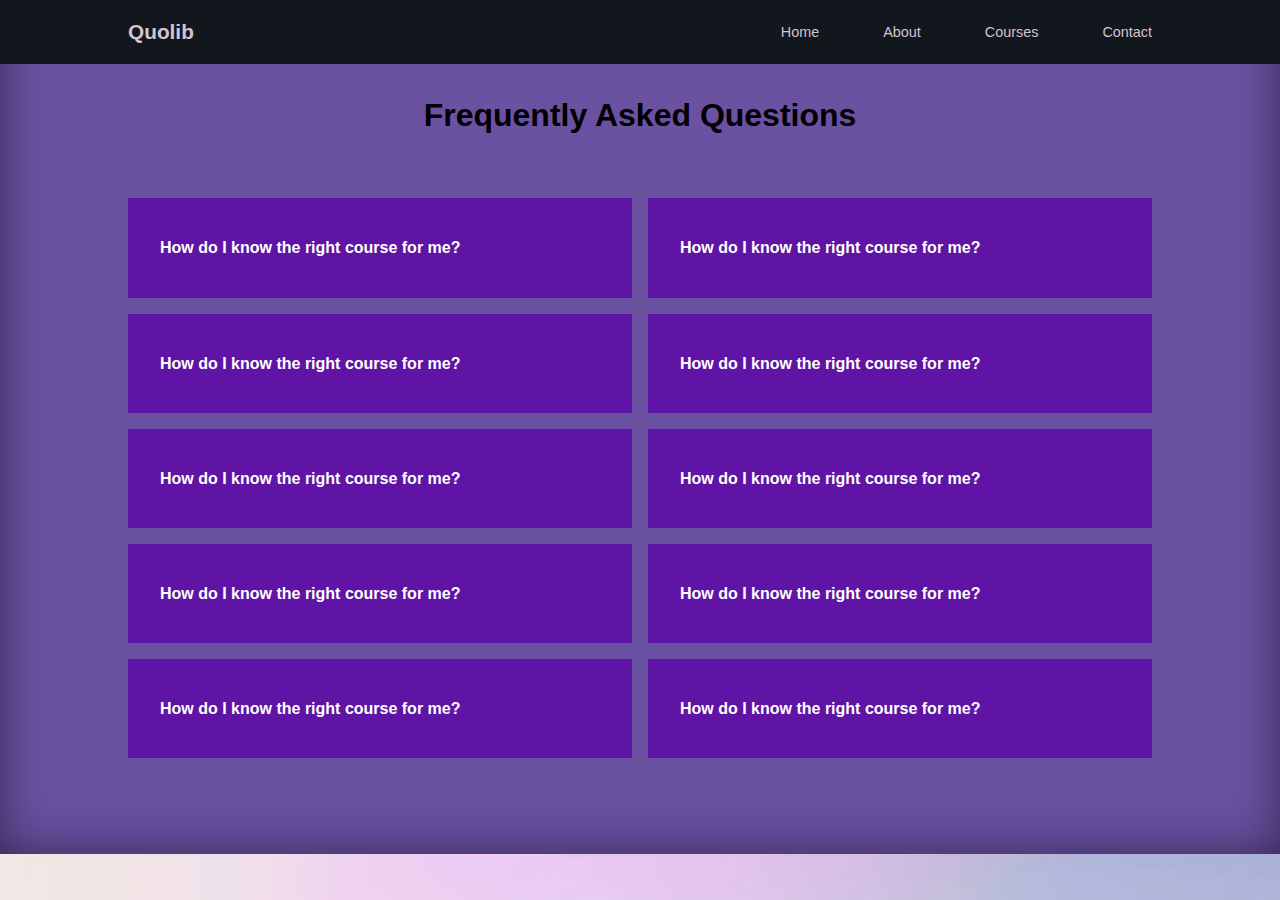
<file: faq.html>
<!DOCTYPE html>
<html lang="en">
<head>
    <meta charset="UTF-8">
    <meta name="viewport" content="width=device-width, initial-scale=1.0">
    <title>Quolib</title>
    <link rel="stylesheet" href="./css/style.css">

    <!--ICONSCOUT CDN-->
    <link rel="stylesheet" href="https://unicons.iconscout.com/release/v4.0.8/css/line.css">

</head>
<body>
     <!-- ========== NAVBAR SECTION ==========-->
     <nav>
        <div class="container nav__container">
            <a href="index.html">
                <h4>Quolib</h4>
            </a>
            <ul class="nav__menu">
                <li><a href="index.html">Home</a></li>
                <li><a href="about.html">About</a></li>
                <li><a href="courses.html">Courses</a></li>
                <li><a href="contact.html">Contact</a></li>
                


            </ul>

            
            <button id="open-menu-btn"><i class="uil uil-bars"></i></button>
            <button id="close-menu-btn"><i class="uil uil-multiply"></i></button>

        </div>
    </nav>

    <!--=============== FAQs ================-->
    <section class="faqs">
        <h2>Frequently Asked Questions</h2>
        <div class="container faqs__container">
            <article class="faq">
                <div class="faqs__icon"><i class="uil uil-plus"></i></div>
                <div class="question__answer">
                    <h4>How do I know the right course for me?</h4>
                    <p>Lorem ipsum dolor sit amet consectetur adipisicing elit. Fuga voluptates iusto similique illum
                        numquam dolorem animi consequuntur architecto? Illo sit animi qui molestias assumenda molestiae,
                        corrupti modi architecto velit possimus.</p>
                </div>
            </article>

            <article class="faq">
                <div class="faqs__icon"><i class="uil uil-plus"></i></div>
                <div class="question__answer">
                    <h4>How do I know the right course for me?</h4>
                    <p>Lorem ipsum dolor sit amet consectetur adipisicing elit. Fuga voluptates iusto similique illum
                        numquam dolorem animi consequuntur architecto? Illo sit animi qui molestias assumenda molestiae,
                        corrupti modi architecto velit possimus.</p>
                </div>
            </article>

            <article class="faq">
                <div class="faqs__icon"><i class="uil uil-plus"></i></div>
                <div class="question__answer">
                    <h4>How do I know the right course for me?</h4>
                    <p>Lorem ipsum dolor sit amet consectetur adipisicing elit. Fuga voluptates iusto similique illum
                        numquam dolorem animi consequuntur architecto? Illo sit animi qui molestias assumenda molestiae,
                        corrupti modi architecto velit possimus.</p>
                </div>
            </article>

            <article class="faq">
                <div class="faqs__icon"><i class="uil uil-plus"></i></div>
                <div class="question__answer">
                    <h4>How do I know the right course for me?</h4>
                    <p>Lorem ipsum dolor sit amet consectetur adipisicing elit. Fuga voluptates iusto similique illum
                        numquam dolorem animi consequuntur architecto? Illo sit animi qui molestias assumenda molestiae,
                        corrupti modi architecto velit possimus.</p>
                </div>
            </article>

            <article class="faq">
                <div class="faqs__icon"><i class="uil uil-plus"></i></div>
                <div class="question__answer">
                    <h4>How do I know the right course for me?</h4>
                    <p>Lorem ipsum dolor sit amet consectetur adipisicing elit. Fuga voluptates iusto similique illum
                        numquam dolorem animi consequuntur architecto? Illo sit animi qui molestias assumenda molestiae,
                        corrupti modi architecto velit possimus.</p>
                </div>
            </article>

            <article class="faq">
                <div class="faqs__icon"><i class="uil uil-plus"></i></div>
                <div class="question__answer">
                    <h4>How do I know the right course for me?</h4>
                    <p>Lorem ipsum dolor sit amet consectetur adipisicing elit. Fuga voluptates iusto similique illum
                        numquam dolorem animi consequuntur architecto? Illo sit animi qui molestias assumenda molestiae,
                        corrupti modi architecto velit possimus.</p>
                </div>
            </article>

            <article class="faq">
                <div class="faqs__icon"><i class="uil uil-plus"></i></div>
                <div class="question__answer">
                    <h4>How do I know the right course for me?</h4>
                    <p>Lorem ipsum dolor sit amet consectetur adipisicing elit. Fuga voluptates iusto similique illum
                        numquam dolorem animi consequuntur architecto? Illo sit animi qui molestias assumenda molestiae,
                        corrupti modi architecto velit possimus.</p>
                </div>
            </article>

            <article class="faq">
                <div class="faqs__icon"><i class="uil uil-plus"></i></div>
                <div class="question__answer">
                    <h4>How do I know the right course for me?</h4>
                    <p>Lorem ipsum dolor sit amet consectetur adipisicing elit. Fuga voluptates iusto similique illum
                        numquam dolorem animi consequuntur architecto? Illo sit animi qui molestias assumenda molestiae,
                        corrupti modi architecto velit possimus.</p>
                </div>
            </article>

            <article class="faq">
                <div class="faqs__icon"><i class="uil uil-plus"></i></div>
                <div class="question__answer">
                    <h4>How do I know the right course for me?</h4>
                    <p>Lorem ipsum dolor sit amet consectetur adipisicing elit. Fuga voluptates iusto similique illum
                        numquam dolorem animi consequuntur architecto? Illo sit animi qui molestias assumenda molestiae,
                        corrupti modi architecto velit possimus.</p>
                </div>
            </article>

            <article class="faq">
                <div class="faqs__icon"><i class="uil uil-plus"></i></div>
                <div class="question__answer">
                    <h4>How do I know the right course for me?</h4>
                    <p>Lorem ipsum dolor sit amet consectetur adipisicing elit. Fuga voluptates iusto similique illum
                        numquam dolorem animi consequuntur architecto? Illo sit animi qui molestias assumenda molestiae,
                        corrupti modi architecto velit possimus.</p>
                </div>
            </article>
        </div>
    </section>

     <!--============JAVASCRIPT LINK===========-->
     <script src="./main.js"></script>


</body>
</html>
</file>
<file: css/style.css>
* {
  margin: 0;
  padding: 0;
  border: 0;
  outline: 0;
  text-decoration: none;
  list-style: none;
  box-sizing: border-box;
}

:root {
  --color-primary: rgb(127, 81, 126);
  --color-white: #eddfe7e1;
  --color-purple: rgb(106, 81, 162);
  --color-dark-blue: rgb(3, 3, 49);

  --container-width-lg: 80%;
  --container-width-md: 90%;
  --container-width-sm: 94%;

  --transition: all 400ms ease;
}

body {
  font-family: "Montserrat", sans-serif;
  line-height: 1.7;
  background-image: url("../images/bgc.png");
  background-size: cover;
  background-repeat: no-repeat;
  background-attachment: fixed;
}

.container {
  width: var(--container-width-lg);
  margin: 0 auto;
}

section {
  padding: 6rem 0;
}

section h2 {
  text-align: center;
  margin-bottom: 4rem;
}

h1,
h2,
h3,
h4,
h5 {
  line-height: 1.2;
}

h1 {
  font-size: 2.4rem;
}

h2 {
  font-size: 2rem;
}

h3 {
  font-size: 1.6rem;
}

h4 {
  font-size: 1.3rem;
}

a {
  color: var(--color-white);
}

img {
  width: 100%;
  display: block;
  object-fit: cover;
}

.btn {
  display: inline-block;
  background-color: rgb(1, 1, 54);
  color: black;
  padding: 1rem 2rem;
  border: 1px solid transparent;
  font-weight: 500;
  transition: var(--transition);
}

.btn:hover {
  background: rgb(45, 27, 94);
  color: rgba(184, 182, 202, 0.77);
  border-color: white;
}

.btn-primary {
  background: rgb(102, 83, 178);
  color: white;
}

.btn-secondary {
  background: white;
  color: black;
}

/*=========== NAVBAR ========== */
nav {
  background-color: #12171e;
  width: 100vw;
  height: 4rem;
  position: fixed;
  top: 0;
  z-index: 11;
}

/* Change navbar styles on scroll using Javascript */
.window-scroll {
  background: rgb(5, 5, 52);
  box-shadow: 0 1rem 2rem rgba(0, 0, 0, 0.3);
}

.nav__container {
  height: 100%;
  display: flex;
  justify-content: space-between;
  align-items: center;
}

nav button {
  display: none;
}

.nav__menu {
  display: flex;
  align-items: center;
  gap: 4rem;
}

.nav__menu a {
  font-size: 0.9rem;
  transition: var(--transition);
}

.nav__menu a:hover {
  color: rgb(242, 149, 164);
}

/*=========== HEADER ========== */
header {
  position: relative;
  top: 4rem;
  overflow: hidden;
  height: 70vh;
  margin-bottom: 5rem;
}

.header__container {
  display: grid;
  grid-template-columns: 1fr 1fr;
  align-items: center;
  gap: 5rem;
}

.header__left p {
  margin: 1rem 0 2.4rem;
  color: var(--color-dark-blue);
}

.header__left h1 {
  color: var(--color-dark-blue);
}

.header__right img {
  height: 400px;
  margin-top: 3rem;
}

/*============CATEGORIES=============*/
.categories {
  background: rgb(106, 81, 162);
  height: 32rem;
}

.categories h1 {
  color: white;
}

.categories h1 {
  line-height: 1;
  margin-bottom: 3rem;
}

.categories__container {
  display: grid;
  grid-template-columns: 40% 60%;
}

.categories__left p {
  margin: 1rem 0 3rem;
}

.categories__left {
  margin-right: 4rem;
}

.categories__right {
  display: grid;
  grid-template-columns: repeat(3, 1fr);
  gap: 1.2rem;
}

.category {
  background: rgb(106, 84, 176);
  padding: 2rem;
  border-radius: 2rem;
  transition: var(--transition);
}

.category:hover {
  box-shadow: 0 3rem 3rem rgba(0, 0, 0, 0.3);
  z-index: 1;
}

.category:nth-child(2) .category__icon {
  background: rgb(251, 68, 8);
}

.category:nth-child(3) .category__icon {
  background: rgb(46, 146, 46);
}

.category:nth-child(4) .category__icon {
  background: rgb(145, 36, 123);
}

.category:nth-child(5) .category__icon {
  background: rgb(251, 68, 8);
}

.category:nth-child() .category__icon {
  background: rgb(46, 146, 46);
}

.category:nth-child() .category__icon {
  background: red;
}

.category__icon {
  background: rgb(94, 74, 159);
  color: white;
  padding: 0.7rem;
  border-radius: 0.9rem;
}

.category h5 {
  color: white;
  margin: 2rem 0 1rem;
}

.categories p {
  color: white;
  font-size: 0.85rem;
}

/*======= POPULAR COURSES SECTION ======*/
.courses {
  margin-top: 10rem;
}

.courses h2 {
  color: var(--color-dark-blue);
}

.courses__container {
  display: grid;
  grid-template-columns: repeat(3, 1fr);
  gap: 2rem;
}

.course {
  background: var(--color-purple);
  text-align: center;
  border: 1px solid transparent;
  transition: var(--transition);
}

.course:hover {
  background: rgb(48, 48, 125);
  border-color: rgb(8, 8, 81);
}

.course__info p {
  margin: 1.2rem 0 2rem;
  font-size: 0.9rem;
  color: white;
}

.course img {
  height: 20rem;
}

.course__info h4 {
  margin: 1rem;
  color: white;
}


/*===FREQUENTLY ASKED QUESTIONS SECTION===*/
.faqs {
  background: var(--color-purple);
  box-shadow: inset 0 0 3rem rgba(0, 0, 0, 0.5);
}

.faqs__container {
  display: grid;
  grid-template-columns: 1fr 1fr;
  gap: 1rem;
}

.faq {
  padding: 2rem;
  display: flex;
  align-items: center;
  height: fit-content;
  background: rgb(95, 20, 165);
  cursor: pointer;
}

.faq h4 {
  font-size: 1rem;
  line-height: 2.2;
  color: white;
}

.faqs__icon {
  align-self: flex-start;
  color: white;
  font-size: 1.2rem;
}

.faq p {
  margin-top: 0.8rem;
  color: white;
  display: none;
}

.faq.open p {
  display: block;
}

/*========== TESTIMONIALS SECTION =========*/
.testimonials__container {
  overflow-x: hidden;
  position: relative;
  margin-bottom: 5rem;
}

.testimonial {
  padding-top: 2rem;
}

.testimonial p {
  color: white;
}

.avatar {
  width: 6rem;
  height: 6rem;
  border-radius: 50%;
  overflow: hidden;
  margin: 0 auto 1rem;
  border: 1rem solid var(--color-purple);
}

.testimonial__info {
  text-align: center;
}

.testimonial__body {
  background: var(--color-purple);
  padding: 2rem;
  margin-top: 3rem;
  position: relative;
}

.testimonial__body::before {
  content: "";
  display: block;
  background: linear-gradient(
    135deg,
    transparent,
    var(--color-purple),
    var(--color-purple)
  );
  width: 3rem;
  height: 3rem;
  position: absolute;
  left: 50%;
  top: -1.5rem;
  transform: rotate(45deg);
}

/*=======FOOTER SECTION======*/
footer {
  background: var(--color-purple);
  padding-top: 5rem;
  font-size: 0.9rem;
}

.footer__container {
  display: grid;
  grid-template-columns: repeat(4, 1fr);
  gap: 5rem;
}

.footer__container > div h4 {
  margin-bottom: 1.2rem;
}

.footer__1 p {
  color: white;
  margin: 0 0 2rem;
}

footer ul li {
  margin-bottom: 0.7rem;
}

footer ul li a:hover {
  text-decoration: underline;
}

.footer__socials {
  display: flex;
  gap: 1rem;
  font-size: 1.2rem;
  margin-top: 2rem;
}

.footer__copyright {
  text-align: center;
  margin-top: 4rem;
  padding: 1.2rem 0;
  color: white;
  font-size: 1.2rem;
}

.footer__2 h4 {
  color: white;
}

.footer__3 h4 {
  color: white;
}

.footer__4 h4,
p {
  color: white;
}

/*======== MEDIA QUERIES FOR TABLETS ========*/
@media screen and (max-width: 1024px) {
  .container {
    width: var(--container-width-md);
  }

  h1 {
    font-size: 2.2rem;
  }

  h2 {
    font-size: 1.7rem;
  }

  h3 {
    font-size: 1.4rem;
  }

  h4 {
    font-size: 1.2rem;
  }

  /*=======NAVBAR =====*/
  nav button {
    display: inline-block;
    background: transparent;
    font-size: 1.8rem;
    color: white;
    cursor: pointer;
  }

  nav button#close-menu-btn {
    display: none;
  }

  .nav__menu {
    position: fixed;
    top: 5rem;
    right: 5%;
    height: fit-content;
    width: 18rem;
    flex-direction: column;
    gap: 0;
    display: none;
  }

  .nav__menu li {
    width: 100%;
    height: 5.8rem;
    animation: animateNavItems 400ms linear forwards;
    transform-origin: top right;
    opacity: 0;
  }

  .nav__menu li:nth-child(2) {
    animation-delay: 200ms;
  }

  .nav__menu li:nth-child(3) {
    animation-delay: 400ms;
  }

  .nav__menu li:nth-child(4) {
    animation-delay: 600ms;
  }

  @keyframes animateNavItems {
    0% {
      transform: rotateZ(-90deg);
    }

    100% {
      transform: rotateZ(0);
      opacity: 1;
    }
  }

  .nav__menu li a {
    background: var(--color-purple);
    box-shadow: -4rem 6rem 10rem rgba(0, 0, 0, 0.6);
    width: 100%;
    height: 100%;
    display: grid;
    place-items: center;
  }

  .nav__menu li a:hover {
    background: var(--color-dark-blue);
    color: white;
  }

  /*======= HEADER SECTION =======*/
  header {
    height: 52vh;
    margin-bottom: 4rem;
  }

  .header__container {
    gap: 0;
    padding-bottom: 3rem;
  }

  /*====== CATEGORY SECTION ======*/
  .categories {
    margin-top: 10rem;
  }

  .category {
    height: auto;
  }

  .categories__container {
    grid-template-columns: 1fr;
    gap: 3rem;
  }

  .categories__left {
    margin-right: 0;
  }

  /*======POPULAR COURSES SECTION ======*/
  .courses {
    margin-top: 25rem;
  }

  .courses__container {
    grid-template-columns: 1fr 1fr;
  }

  /*========== FAQs SECTION ==========*/
  .faqs__container {
    grid-template-columns: 1fr;
  }

  .faq {
    padding: 1.5rem;
  }

  /*========== FOOTER SECTION ==========*/
  .footer__container {
    grid-template-columns: 1fr 1fr;
  }
}

/*======== MEDIA QUERIES FOR MOBILE PHONES ========*/
@media screen and (max-width: 600px) {
  .container {
    width: var(--container-width-sm);
  }

  /*===== NAVBAR===== */
  .nav__menu {
    right: 3%;
  }

  /* ===== HEADER ===== */
  header {
    height: 100vh;
  }

  .header__container {
    grid-template-columns: 1fr;
    text-align: center;
  }

  .header__left p {
    margin-bottom: 1.3rem;
  }

  .header__right {
    margin-top: 1.5rem;
  }

  /* ===== CATEGORIES ===== */
  .categories__right {
    grid-template-columns: 1fr 1fr;
    gap: 0.7rem;
  }

  .category {
    padding: 1rem;
    border-radius: 1rem;
  }

  .category__icon {
    margin-top: 4px;
    display: inline-block;
  }

  /* ===== POPULAR COURSES SECTION ===== */
  .courses {
    margin-top: 40rem;
  }

  .courses__container {
    grid-template-columns: 1fr;
  }

  /* ===== TESTIMONIALS SECTION ===== */
  .testimonial__body {
    padding: 1.2rem;
  }

  /* ===== FOOTER SECTION ===== */
  .footer__container {
    grid-template-columns: 1fr;
    text-align: center;
    gap: 2rem;
  }

  .footer__1 p {
    margin: 1rem auto;
  }

  .footer__socials {
    justify-content: center;
  }
}
</file>
<file: css/about.css>
/* ====== FEATURES SECTION ======= */
.about__features {
    margin-top: 7rem;
}

.about__features-container {
    display: grid;
    grid-template-columns: 40% 60%;
    gap: 5rem;
}

.about__features-right p {
    margin-top: 1.6rem 0 2.5;
    color: black;
}

.features__cards {
    display: grid;
    grid-template-columns: repeat(3, 1fr);
    gap: 1.5rem;
    margin-top: 4rem;
}

.feature__card {
    background: var(--color-purple);
    padding: 1.6rem;
    border-radius: 1rem;
    text-align: center;
    transition: var(--transition);
}

.feature__card:hover {
    background: rgb(45, 27, 94);
    box-shadow: 0 3rem 3rem rgba(0, 0, 0, 0.3);
}

.feature__icon {
    background: red;
    padding: 0.6rem;
    border-radius: 1rem;
    display: inline-block;
    margin-bottom: 2rem;
    font-size: 2rem;
}

.feature__card:nth-child(2) .feature__icon {
    background: rgb(234, 77, 215);
}

.feature__card:nth-child(3) .feature__icon {
    background: rgb(32, 182, 15);
}


/* ======== TEAM SECTION ========*/
.team {
    background: var(--color-purple);
    box-shadow: inset 0 0 3rem rgba(0, 0, 0, 0.5);
    margin-top: 8rem;
    margin-bottom: 12rem;
}

.team__container {
    display: grid;
    grid-template-columns: repeat(4, 1fr);
    gap: 2rem;
}

.team__member {
    background: rgb(84, 57, 156);
    border: 1px solid transparent;
    padding: 2rem;
    transition: var(--transition);
    position: relative;
    overflow: hidden;
}

.team__member:hover {
    background: transparent;
    border-color: rgb(84, 57, 156);
}

.team__member-image img {
    filter: saturate(0);
    height: 220px;
}

.team__member:hover img {
    filter: saturate(1)
}

.team__member-info * {
    text-align: center;
    margin-top: 1.4rem;
}

.team__member-socials {
    position: absolute;
    top: 50%;
    transform: translateY(-50%);
    right: -100%;
    display: flex;
    flex-direction: column;
    background: rgb(84, 57, 156);
    border-radius: 1rem 0 0 1rem;
    box-shadow: -2rem 0 2rem rgba(0, 0, 0, 0.3);
    transition: var(--transition)
}

.team__member-socials a {
    padding: 1rem;
}

.team__member:hover .team__member-socials {
    right: 0;
}



/*======== MEDIA QUERIES FOR TABLETS ========*/
@media  screen and (max-width: 1024px) {
    .about__features{
        margin-top: 2rem;
    } 

    .about__features-container{
        grid-template-columns: 1fr;
        gap: 4rem;
    }

    .about__features-left{
        width: 80%;
        margin: 0 auto;
    }

    .team__container{
        grid-template-columns: repeat(3, 1fr);
        gap: 1.5rem;
    }

    .team__member{
        padding: 1rem;
    }
}



/*======== MEDIA QUERIES FOR MOBILE PHONES ========*/
@media  screen and (max-width: 600px) {
   .features__cards{
    grid-template-columns: 1fr 1fr;
    gap: 0.7rem;
   }

   .team__container{
    grid-template-columns: 1fr 1fr;
    gap: 0.7rem;
   }

   .team__member{
    padding: 0;
   }

   .team__member p{
    margin-bottom: 1.5rem;
   }
}
</file>
<file: css/contact.css>
.contact__container {
  background: rgb(84, 57, 156);
  padding: 4rem;
  display: grid;
  grid-template-columns: 40% 60%;
  gap: 4rem;
  height: 30rem;
  margin: 7rem auto;
  border-radius: 1rem;
}

/*======== ASIDE SECTION ========*/
.contact__aside {
  background: var(--color-purple);
  padding: 3rem;
  border-radius: 1rem;
  position: relative;
  bottom: 10rem;
  margin-bottom: 1rem;
}

.aside img {
  width: 12rem;
  margin-bottom: 2rem;
}

.contact__aside h2 {
  text-align: left;
  margin-bottom: 1rem;
}

.contact__aside p {
  font-size: 0.9rem;
  margin-bottom: 2rem;
}

.contact__details li {
  display: flex;
  gap: 1rem;
  align-items: center;
  margin-bottom: 1rem;
}

.contact__socials {
  display: flex;
  gap: 0.8rem;
  margin-top: 3rem;
}

.contact__socials a {
  background: rgb(84, 57, 156);
  padding: 0.5rem;
  border-radius: 50%;
  transition: var(--transition);
}

.contact__socials a:hover {
  background: transparent;
}

/*======== FORM SECTION ========*/
.contact__form {
  display: flex;
  flex-direction: column;
  gap: 1.2rem;
  margin-right: 4rem;
}

.form__name {
  display: flex;
  gap: 1.2rem;
}

.contact__form input[type="text"] {
  width: 50%;
}

input,
textarea {
  width: 100%;
  padding: 1rem;
  background: black;
  color: white;
}

.contact__form .btn {
  width: max-content;
  cursor: pointer;
  margin-top: 1rem;
}

/*========== MEDIA QUERIES FOR TABLETS ==========*/
@media screen and (max-width: 1024px) {
  /*.contact {
    padding-bottom: 0;
  }*/

  .contact__container {
    gap: 1.5rem;
    margin-top: 3rem;
    height: auto;
    padding: 1.5rem;
  }

  .contact__aside {
    width: auto;
    padding: 1.5rem;
    bottom: 0;
  }

  .contact__form {
    align-self: center;
    margin-right: 1.5rem;
  }
}

/*========== MEDIA QUERIES FOR PHONES ==========*/
@media screen and (max-width: 600px) {
  .contact__container {
    grid-template-columns: 1fr;
    gap: 3rem;
    margin-top: 0;
    padding: 0;
  }

  .contact__form {
    margin: 0 1.5rem 3rem;
  }

  .form__name {
    flex-direction: column;
  }

  .form__name input[type="text"] {
    width: 100%;
  }
}
</file>
